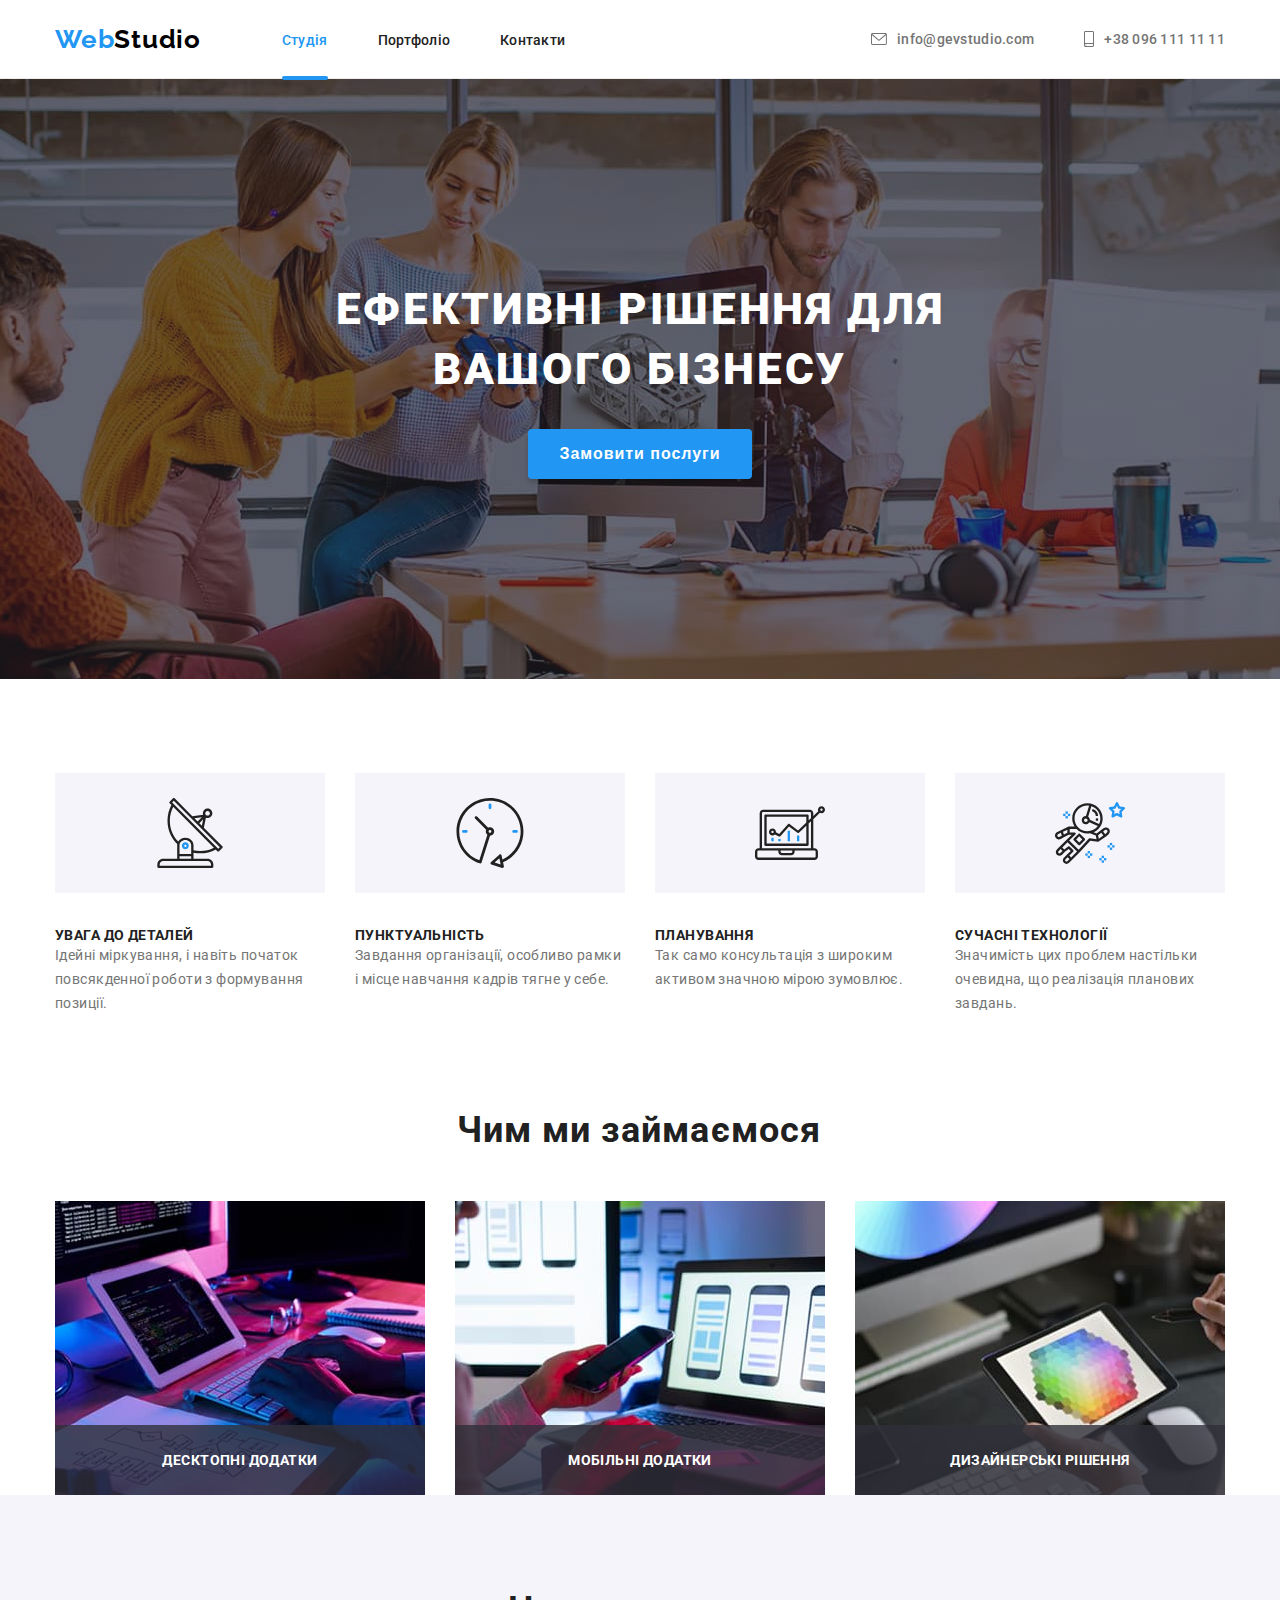
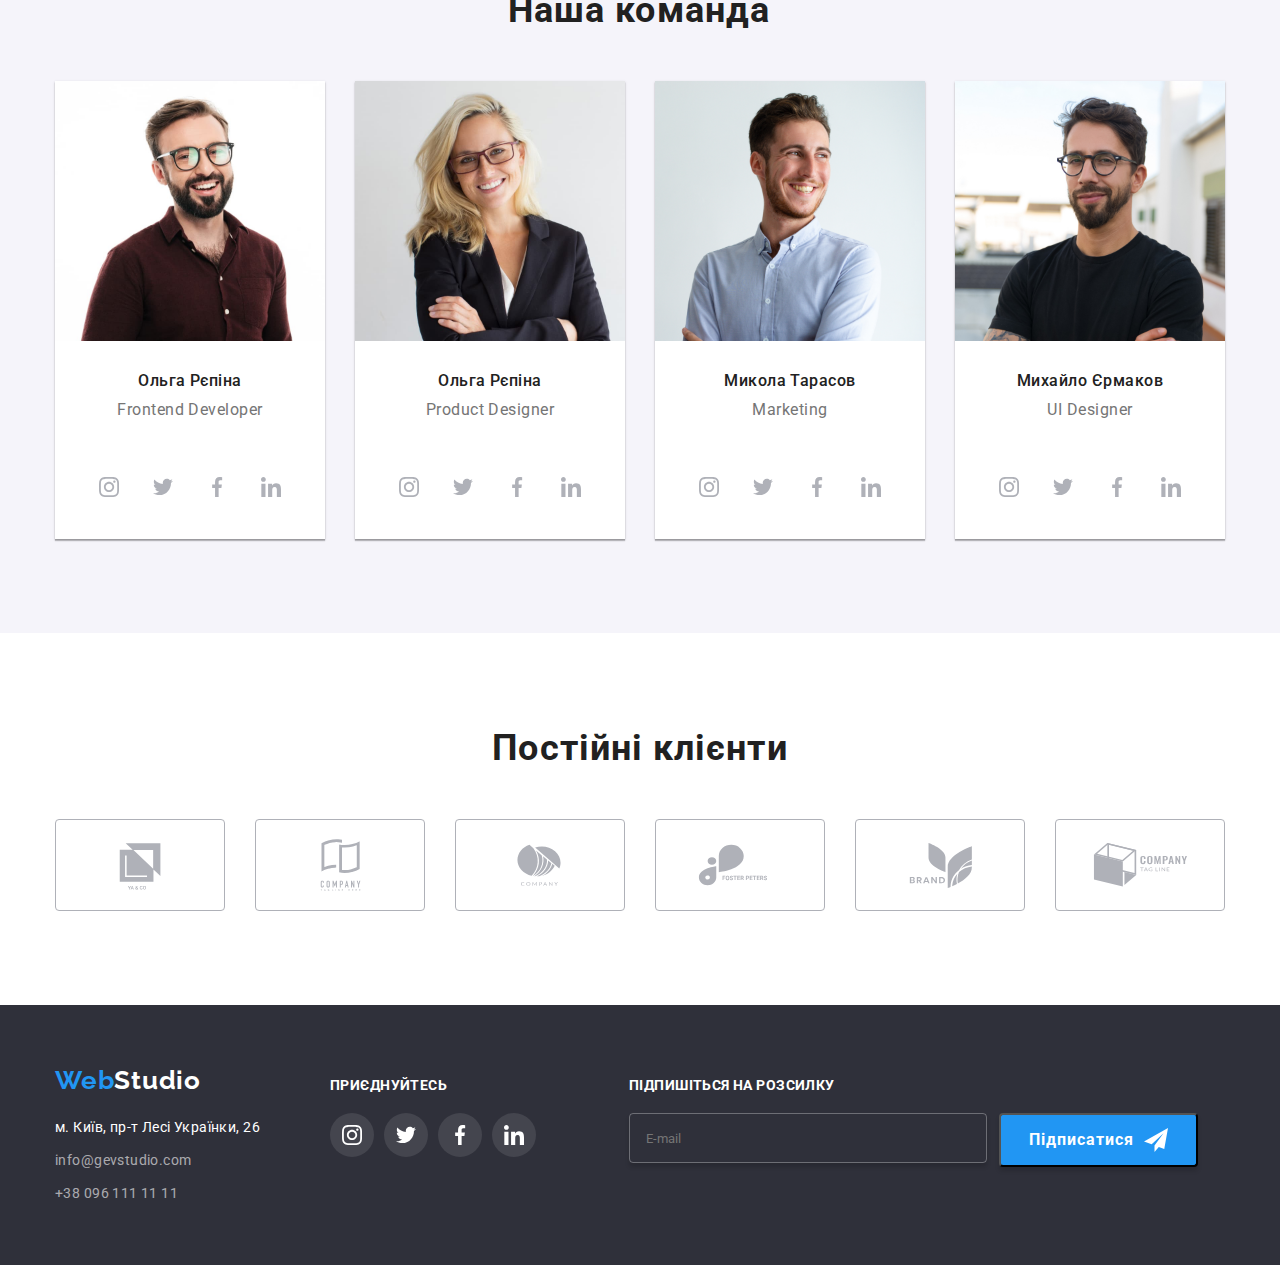
<file: index.html>
<!DOCTYPE html>
<html lang="en">
<head>
    <meta charset="UTF-8">
    <meta name="viewport" content="width=device-width, initial-scale=1.0">
    <link rel="preconnect" href="https://fonts.googleapis.com">
    <link rel="preconnect" href="https://fonts.gstatic.com" crossorigin>
    <link href="https://fonts.googleapis.com/css2?family=Raleway:wght@100..900&family=Roboto:wdth,wght@75..100,100..900&display=swap" rel="stylesheet">
    <link rel="stylesheet" href="normalise.css">
    <title>Document</title>
    <link rel="stylesheet" href="style.css">
</head>
<body>
    <header class="header">
        <div class="container header-div">
        <a href="#" class="logo"><span class="logo-web">Web</span><span class="logo-studio">Studio</span></a>
        <nav class="nav">
            <ul class="nav-ul">
                <li class="nav-li">
                    <a href="#" class="nav-page choosen">Студія</a>
                </li>
                <li class="nav-li">
                    <a href="second.html" class="nav-page">Портфоліо</a>
                </li>
                <li class="nav-li">
                    <a href="#" class="nav-page">Контакти</a>
                </li>
            </ul>
        </nav>
        <div class="div">
            
            <a href="mailto:info@gevstudio.com" class="div-contact">
                <svg class="header-email">
                    <use href="img/symbol-defs.svg#icon-email"></use>
                </svg>
                info@gevstudio.com
            </a>
            <a href="tel:+380961111111" class="div-contact">
                <svg class="header-phone">
                    <use href="img/symbol-defs.svg#icon-phone"></use>
                </svg>
                +38 096 111 11 11</a>
        </div></div>
    </header>
    <main>
        <section class="deicsion">
            <div class="container">
            <h1 class="decision-text">
                ЕФЕКТИВНІ РІШЕННЯ ДЛЯ ВАШОГО БІЗНЕСУ
            </h1>
            <button type="button" data-modal-open class="decision-button"><span class="decision-button-text">Замовити послуги</span></button>
            </div>
        </section>
        <section class="prefer container">
            <ul class="prefer-ul">
                <li class="prefer-li">
                    <svg class="prefer-svg">
                        <use href="img/symbol-defs.svg#icon-antenna"></use>
                    </svg>
                    <h5 class="prefer-title">
                        УВАГА ДО ДЕТАЛЕЙ
                    </h5>
                    <p class="prefer-text">
                        Ідейні міркування, і навіть початок повсякденної роботи з формування позиції.
                    </p>
                </li>
                <li class="prefer-li">
                    <svg class="prefer-svg">
                        <use href="img/symbol-defs.svg#icon-clock"></use>
                    </svg>
                    <h5 class="prefer-title">
                        ПУНКТУАЛЬНІСТЬ
                    </h5>
                    <p class="prefer-text">
                        Завдання організації, особливо рамки і місце навчання кадрів тягне у себе.
                    </p>
                </li>
                <li class="prefer-li">
                    <svg class="prefer-svg">
                        <use href="img/symbol-defs.svg#icon-diagram"></use>
                    </svg>
                    <h5 class="prefer-title">
                        ПЛАНУВАННЯ
                    
                    </h5>
                    <p class="prefer-text">
                        Так само консультація з широким активом значною мірою зумовлює.
                    </p>
                </li>
                <li class="prefer-li">
                    <svg class="prefer-svg">
                        <use href="img/symbol-defs.svg#icon-astronaut"></use>
                    </svg>
                    <h5 class="prefer-title">
                        СУЧАСНІ ТЕХНОЛОГІЇ
                    </h5>
                    <p class="prefer-text">
                        Значимість цих проблем настільки очевидна, що реалізація планових завдань.
                    </p>
                </li>
            </ul>
        </section>
        <section class="work container">
            <h2 class="work-title">Чим ми займаємося</h2>
            <ul class="work-ul">
                <li class="work-li">
                    <img src="img/computer.jpg" alt="box1" class="work-img">
                    <p class="work-li-text">
                        Десктопні додатки
                    </p>
                </li>
                <li class="work-li">
                    <img src="img/laptop.jpg" alt="box2" class="work-img">
                    <p class="work-li-text">
                        Мобільні додатки
                    </p>
                </li>
                <li class="work-li">
                    <img src="img/tablet.jpg" alt="box3" class="work-img">
                    <p class="work-li-text">
                        Дизайнерські рішення
                    </p>
                </li>
            </ul>
        </section>
        <section class = "team">
            
        <div class="container">
            <h3 class="team-title">Наша команда</h3>
            <ul class="team-ul">
                <li class = "team-li">
                    <img src="img/Igor.jpg" alt="Igor" class="team-image">
                    <p class="team-name">Ольга Рєпіна</p>
                    <p class="team-work">Frontend Developer</p>
                    <ul class="team-svg-ul">
                        <li class="team-svg-li">
                            <a href="https://www.instagram.com/" class="team-svg-a">
                                <svg class="team-svg">
                                    <use href="img/symbol-defs.svg#icon-instagram"></use>
                                </svg>
                            </a>
                        </li>
                        <li class="team-svg-li">
                            <a href="https://x.com/" class="team-svg-a">
                                <svg class="team-svg">
                                    <use href="img/symbol-defs.svg#icon-twitter"></use>
                                </svg>
                            </a>
                        </li>
                        <li class="team-svg-li">
                            <a href="https://www.facebook.com/" class="team-svg-a">
                                <svg class="team-svg">
                                    <use href="img/symbol-defs.svg#icon-facebook"></use>
                                </svg>
                            </a>
                        </li>
                        <li class="team-svg-li">
                            <a href="https://www.linkedin.com/login/ua" class="team-svg-a">
                                <svg class="team-svg">
                                    <use href="img/symbol-defs.svg#icon-in"></use>
                                </svg>
                            </a>
                        </li>
                    </ul>
                </li>
                <li class = "team-li">
                    <img src="img/Olga.jpg" alt="Olga" class="team-image">
                    <p class="team-name">Ольга Рєпіна</p>
                    <p class="team-work">Product Designer</p>
                    
                    <ul class="team-svg-ul">
                        <li class="team-svg-li">
                            <a href="https://www.instagram.com/" class="team-svg-a">
                                <svg class="team-svg">
                                    <use href="img/symbol-defs.svg#icon-instagram"></use>
                                </svg>
                            </a>
                        </li>
                        <li class="team-svg-li">
                            <a href="https://x.com/" class="team-svg-a">
                                <svg class="team-svg">
                                    <use href="img/symbol-defs.svg#icon-twitter"></use>
                                </svg>
                            </a>
                        </li>
                        <li class="team-svg-li">
                            <a href="https://www.facebook.com/" class="team-svg-a">
                                <svg class="team-svg">
                                    <use href="img/symbol-defs.svg#icon-facebook"></use>
                                </svg>
                            </a>
                        </li>
                        <li class="team-svg-li">
                            <a href="https://www.linkedin.com/login/ua" class="team-svg-a">
                                <svg class="team-svg">
                                    <use href="img/symbol-defs.svg#icon-in"></use>
                                </svg>
                            </a>
                        </li>
                    </ul>
                </li>
                <li class = "team-li">
                    <img src="img/Mukola.jpg" alt="Mukola" class="team-image">
                    <p class="team-name">Микола Тарасов</p>
                    <p class="team-work">Marketing</p>
                    <ul class="team-svg-ul">
                        <li class="team-svg-li">
                            <a href="https://www.instagram.com/" class="team-svg-a">
                                <svg class="team-svg">
                                    <use href="img/symbol-defs.svg#icon-instagram"></use>
                                </svg>
                            </a>
                        </li>
                        <li class="team-svg-li">
                            <a href="https://x.com/" class="team-svg-a">
                                <svg class="team-svg">
                                    <use href="img/symbol-defs.svg#icon-twitter"></use>
                                </svg>
                            </a>
                        </li>
                        <li class="team-svg-li">
                            <a href="https://www.facebook.com/" class="team-svg-a">
                                <svg class="team-svg">
                                    <use href="img/symbol-defs.svg#icon-facebook"></use>
                                </svg>
                            </a>
                        </li>
                        <li class="team-svg-li">
                            <a href="https://www.linkedin.com/login/ua" class="team-svg-a">
                                <svg class="team-svg">
                                    <use href="img/symbol-defs.svg#icon-in"></use>
                                </svg>
                            </a>
                        </li>
                    </ul>
                </li>
                <li class = "team-li">
                    <img src="img/Mychajlo.jpg" alt="Muchajlo" class="team-image">
                    <p class="team-name">Михайло Єрмаков</p>
                    <p class="team-work">UI Designer</p>
                    <ul class="team-svg-ul">
                        <li class="team-svg-li">
                            <a href="https://www.instagram.com/" class="team-svg-a">
                                <svg class="team-svg">
                                    <use href="img/symbol-defs.svg#icon-instagram"></use>
                                </svg>
                            </a>
                        </li>
                        <li class="team-svg-li">
                            <a href="https://x.com/" class="team-svg-a">
                                <svg class="team-svg">
                                    <use href="img/symbol-defs.svg#icon-twitter"></use>
                                </svg>
                            </a>
                        </li>
                        <li class="team-svg-li">
                            <a href="https://www.facebook.com/" class="team-svg-a">
                                <svg class="team-svg">
                                    <use href="img/symbol-defs.svg#icon-facebook"></use>
                                </svg>
                            </a>
                        </li>
                        <li class="team-svg-li">
                            <a href="https://www.linkedin.com/login/ua" class="team-svg-a">
                                <svg class="team-svg">
                                    <use href="img/symbol-defs.svg#icon-in"></use>
                                </svg>
                            </a>
                        </li>
                    </ul>
                </li>
            </ul>
             </div>
        </section>
        <section class="customers">
            <h2 class="customers-h2">Постійні клієнти</h2>
            <ul class="customers-ul">
                <li class="customers-li">
                    <a href="#" class="customers-a">
                        <svg class="customers-svg">
                            <use href="img/symbol-defs.svg#icon-mirror"></use>
                        </svg>
                    </a>
                </li>
                <li class="customers-li">
                    <a href="#" class="customers-a">
                        <svg class="customers-svg">
                            <use href="img/symbol-defs.svg#icon-pipers"></use>
                        </svg>
                    </a>
                </li>   
                <li class="customers-li">
                    <a href="#" class="customers-a">
                        <svg class="customers-svg">
                            <use href="img/symbol-defs.svg#icon-circles"></use>
                        </svg>
                    </a>
                </li>
                <li class="customers-li">
                    <a href="#" class="customers-a">
                        <svg class="customers-svg">
                            <use href="img/symbol-defs.svg#icon-figures"></use>
                        </svg>
                    </a>
                </li>
                <li class="customers-li">
                    <a href="#" class="customers-a">
                        <svg class="customers-svg">
                            <use href="img/symbol-defs.svg#icon-plants"></use>
                        </svg>
                    </a>
                </li>
                <li class="customers-li">
                    <a href="#" class="customers-a">
                        <svg class="customers-svg">
                            <use href="img/symbol-defs.svg#icon-square"></use>
                        </svg>
                    </a>
                </li>
            </ul>
        </section>
    </main>
    <footer class = "footer">
    <div class="footer-container container">
        <div>
            <a href="#" class="logo-footer"><span class="logo-web">Web</span><span class="logo-studio-footer">Studio</span></a>
            <div class="footer-div">
                <a href="https://maps.app.goo.gl/PnTwJDz9Kj1w9MbD7" target="_blank" class = "footer-location">м. Київ, пр-т Лесі Українки, 26</a>
                <a href="mailto:info@gevstudio.com" class="footer-contact">info@gevstudio.com</a>
                <a href="tel:+380961111111" class="footer-contact">+38 096 111 11 11</a>
            </div>
        </div>
        <div class="footer-sites">
            <h2 class="footer-sites-h2">приєднуйтесь</h2>
            <ul class="footer-sites-ul">
                <li class="footer-sites-li">
                    <a href="#" class="footer-sites-a">
                        <svg class="footer-sites-svg">
                            <use href="img/symbol-defs.svg#icon-instagram"></use>
                        </svg>
                    </a>
                </li>
                <li class="footer-sites-li">
                    <a href="#" class="footer-sites-a">
                        <svg class="footer-sites-svg">
                            <use href="img/symbol-defs.svg#icon-twitter"></use>
                        </svg>
                    </a>
                </li>
                <li class="footer-sites-li">
                    <a href="#" class="footer-sites-a">
                        <svg class="footer-sites-svg">
                            <use href="img/symbol-defs.svg#icon-facebook"></use>
                        </svg>
                    </a>
                </li>
                <li class="footer-sites-li">
                    <a href="#" class="footer-sites-a">
                        <svg class="footer-sites-svg">
                            <use href="img/symbol-defs.svg#icon-in"></use>
                        </svg>
                    </a>
                </li>
            </ul>
        </div>
        <div class="footer-telegram">
            <p class="footer-telegram-p">
                Підпишіться на розсилку
            </p>
            <form action="" class="footer-telegram-form">
                <input type="text" placeholder="E-mail" class="footer-telegram-input">
                <button class="footer-telegram-btn">                                        
                    Підписатися
                    <svg class="footer-telegram-svg">
                        <use href="img/symbol-defs.svg#icon-telegram"></use>
                    </svg>
                </button>
            </form>
        </div>
    </div>
    </footer>
    <div data-modal class="background is-hidden">
        <div class="modalca">
            <p class="form-text">
                Залиште свої дані, ми вам передзвонимо
            </p>
            <form action="" class="form">
                <label class="form-label">
                    Ім'я
                    <input type="text"/>
                    <svg class="modalca-svg">
                        <use href="img/symbol-defs.svg#icon-person"></use>
                    </svg>
                </label>
                <label class="form-label">
                    Телефон
                    <input type="text"/>
                    <svg class="modalca-svg">
                        <use href="img/symbol-defs.svg#icon-phoneblack"></use>
                    </svg>
                </label>
                <label class="form-label">
                    Пошта
                    <input type="text"/>
                    <svg class="modalca-svg">
                        <use href="img/symbol-defs.svg#icon-emailblack"></use>
                    </svg>
                </label>
                <label class="form-label">
                    Коментар
                    <textarea name="" placeholder="Введіть текст" id=""></textarea>
                </label>
                <div class="form-div">
                    <input type="checkbox" value="" class="form-checkbox">
                    <label class="form-checkbox-text">Погоджуюся з розсилкою та приймаю <a href="#">Умови договору</a></label>
                </div>
                <div class="form-brn-div">
                    <button class="form-brn">Відправити</button>
                </div>
            </form>
            <div data-modal-close class="modalca-svg-close">
                <svg>
                    <use href="img/symbol-defs.svg#icon-close"></use>
                </svg>
            </div>
        </div>
    </div>
    <script src="js/modal.js"></script>
</body>
</html>
</file>
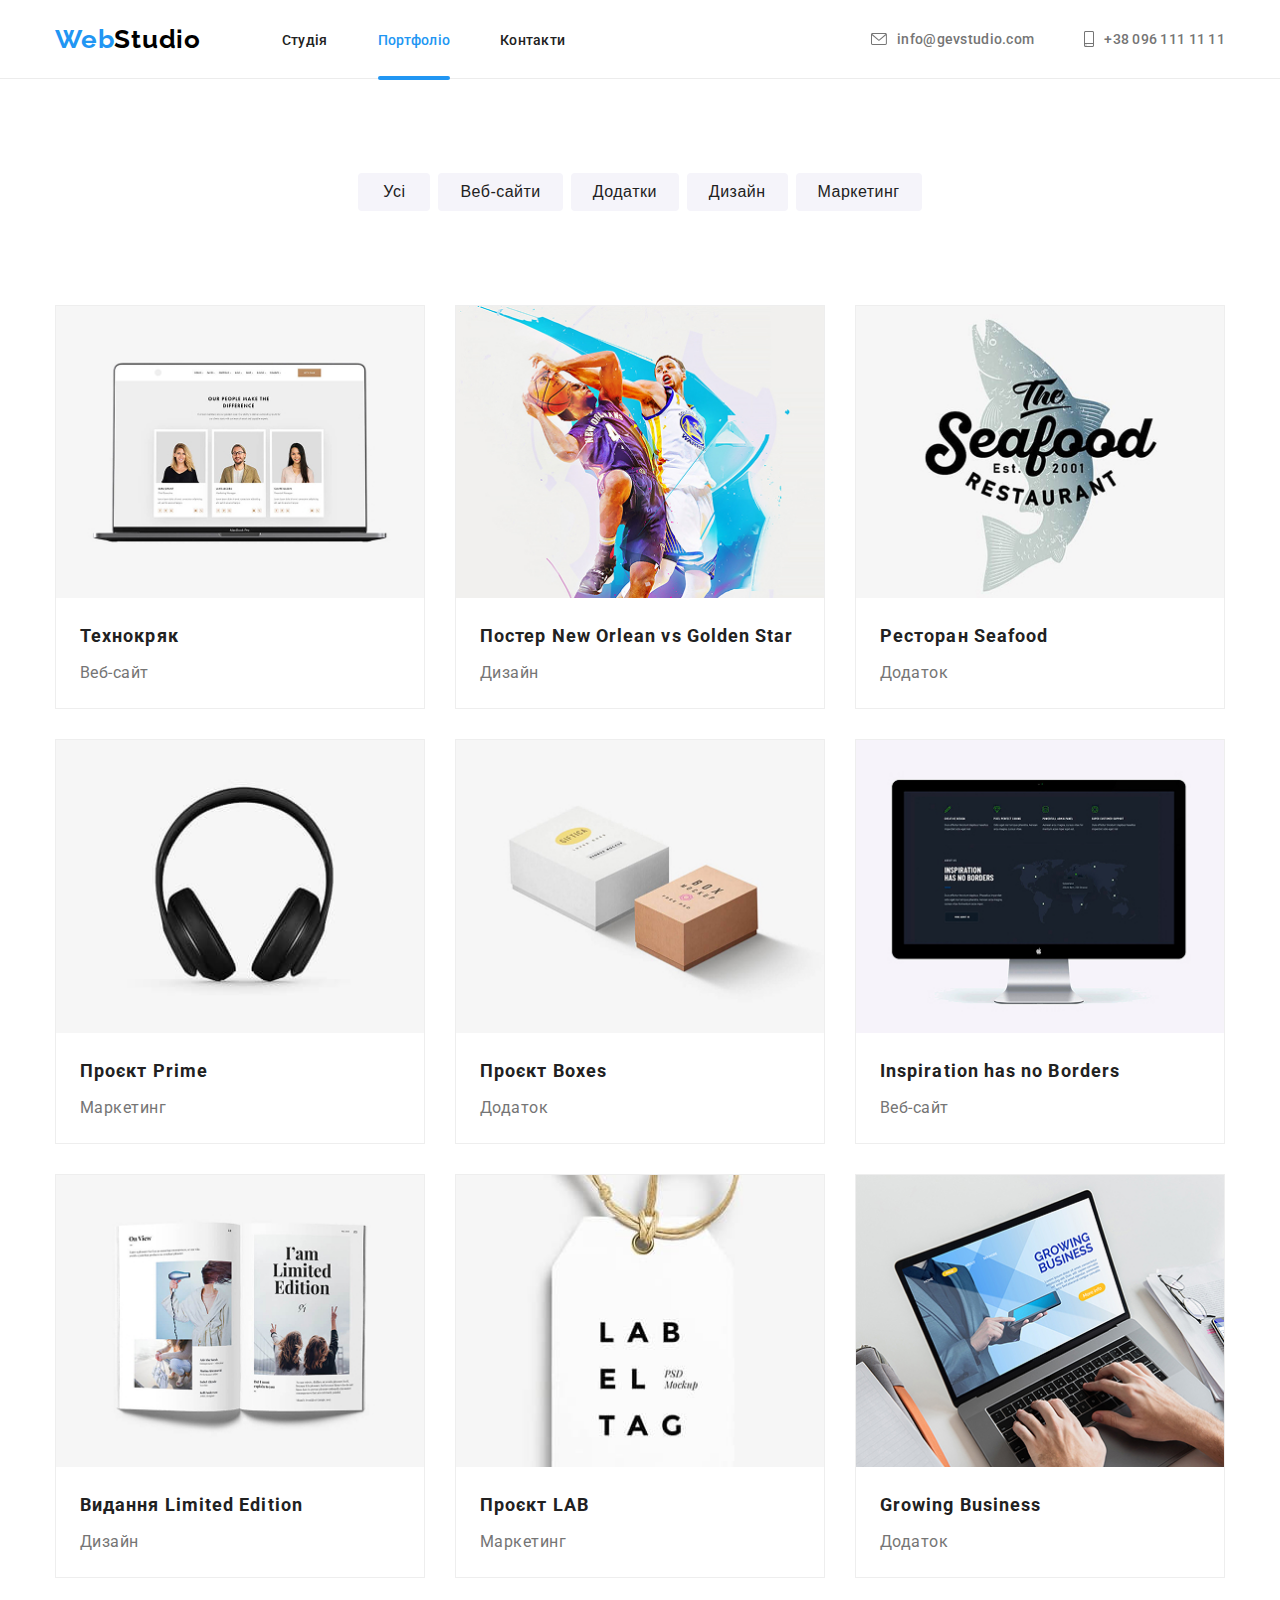
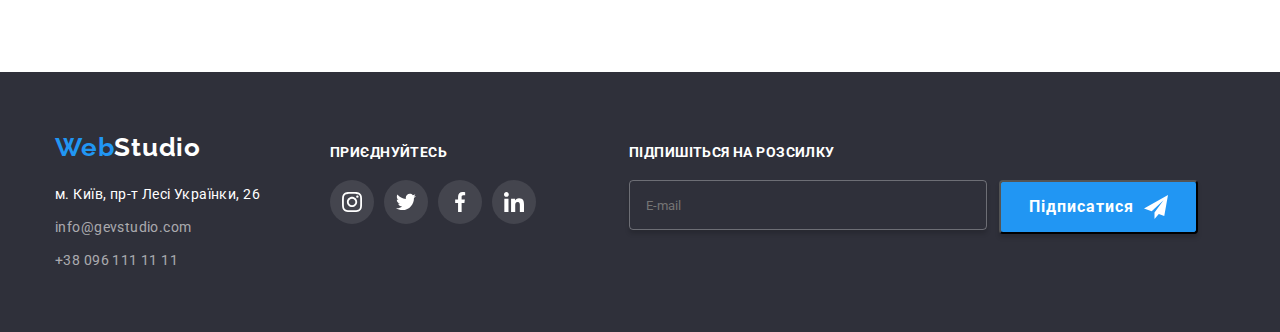
<file: second.html>
<!DOCTYPE html>
<html lang="en">
<head>
    <meta charset="UTF-8">
    <meta name="viewport" content="width=device-width, initial-scale=1.0">
    <link rel="preconnect" href="https://fonts.googleapis.com">
    <link rel="preconnect" href="https://fonts.gstatic.com" crossorigin>
    <link href="https://fonts.googleapis.com/css2?family=Raleway:wght@100..900&family=Roboto:wdth,wght@75..100,100..900&display=swap" rel="stylesheet">
    <link rel="stylesheet" href="normalise.css">
    <title>Document</title>
    <link rel="stylesheet" href="style.css">
</head>
<body>
    <header class="header">
        <div class="container header-div">
        <a href="index.html" class="logo"><span class="logo-web">Web</span><span class="logo-studio">Studio</span></a>
        <nav class="nav">
            <ul class="nav-ul">
                <li class="nav-li">
                    <a href="index.html" class="nav-page">Студія</a>
                </li>
                <li class="nav-li">
                    <a href="" class="nav-page choosen">Портфоліо</a>
                </li>
                <li class="nav-li">
                    <a href="#" class="nav-page">Контакти</a>
                </li>
            </ul>
            
        </nav>
        <div class="div">
            
            <a href="mailto:info@gevstudio.com" class="div-contact">
                <svg class="header-email">
                    <use href="img/symbol-defs.svg#icon-email"></use>
                </svg>
                info@gevstudio.com
            </a>
            <a href="tel:+380961111111" class="div-contact">
                <svg class="header-phone">
                    <use href="img/symbol-defs.svg#icon-phone"></use>
                </svg>
                +38 096 111 11 11</a>
        </div></div>
    </header>
    <main>
        <section class="portfolio container">
        <ul class="portfolio-ulbuttons">
            <li class="portfolio-libuttons">
                <button class="portfolio-button all">Усі</button>
            </li>
            <li class="portfolio-libuttons">
                <button class="portfolio-button web-site">Веб-сайти</button>
            </li>
            <li class="portfolio-libuttons">
                <button class="portfolio-button dodact">Додатки</button>
            </li>
            <li class="portfolio-libuttons">
                <button class="portfolio-button disagn">Дизайн</button>
            </li>
            
            <li class="portfolio-libuttons">
                <button class="portfolio-button market">Маркетинг</button>
            </li>
        </ul>
        <ul class="portfolio-portfolio">
            <li>
                <div class="portfolio-div">
                    <img src="img/laptopScreen.jpg" alt="1" class="portfolio-image">
                    <p class="portfolio-div-p">
                        Ресурс пропонує комплексні пропозиції з різним рівнем функціоналу та сервісів. Все це дозволить відвідувачу отримати вичерпні відомості про компанію чи приватну особу.
                    </p>
                </div>
                <h3 class="portfolio-title">
                    Технокряк
                </h3>
                <p class="portfolio-text">
                    Веб-сайт
                </p>
            </li>
            <li>
                <img src="img/basketball.jpg" alt="2" class="portfolio-image">
                <h3 class="portfolio-title">
                    Постер New Orlean vs Golden Star
                </h3>
                <p class="portfolio-text">
                    Дизайн
                </p>
            </li>
            <li>
                <img src="img/fish.jpg" alt="3" class="portfolio-image">
                <h3 class="portfolio-title">
                    Ресторан Seafood
                </h3>
                <p class="portfolio-text">
                    Додаток
                </p>
            </li>
            <li>
                <img src="img/headphone.jpg" alt="4" class="portfolio-image">
                <h3 class="portfolio-title">
                    Проєкт Prime
                </h3>
                <p class="portfolio-text">
                    Маркетинг
                </p>
            </li>
            <li>
                <img src="img/brick.jpg" alt="5" class="portfolio-image">
                <h3 class="portfolio-title">
                    Проєкт Boxes
                </h3>
                <p class="portfolio-text">
                    Додаток
                </p>
            </li>
            <li>
                <img src="img/explorer.jpg" alt="6" class="portfolio-image">
                <h3 class="portfolio-title">
                    Inspiration has no Borders
                </h3>
                <p class="portfolio-text">
                    Веб-сайт
                </p>
            </li>
            <li>
                <img src="img/book.jpg" alt="7" class="portfolio-image">
                <h3 class="portfolio-title">
                    Видання Limited Edition
                </h3>
                <p class="portfolio-text">
                    Дизайн
                </p>
            </li>
            <li>
                <img src="img/counter.jpg" alt="8" class="portfolio-image">
                <h3 class="portfolio-title">
                    Проєкт LAB
                </h3>
                <p class="portfolio-text">
                    Маркетинг
                </p>
            </li>
            <li>
                <img src="img/laptopPortfolio.jpg" alt="9" class="portfolio-image">
                <h3 class="portfolio-title">
                    Growing Business
                </h3>
                <p class="portfolio-text">
                    Додаток
                </p>
            </li>
        </ul>
        </section>
    </main>
    <footer class = "footer">
    <div class="footer-container container">
        <div>
            <a href="#" class="logo-footer"><span class="logo-web">Web</span><span class="logo-studio-footer">Studio</span></a>
            <div class="footer-div">
                <a href="https://maps.app.goo.gl/PnTwJDz9Kj1w9MbD7" target="_blank" class = "footer-location">м. Київ, пр-т Лесі Українки, 26</a>
                <a href="mailto:info@gevstudio.com" class="footer-contact">info@gevstudio.com</a>
                <a href="tel:+380961111111" class="footer-contact">+38 096 111 11 11</a>
            </div>
        </div>
        <div class="footer-sites">
            <h2 class="footer-sites-h2">приєднуйтесь</h2>
            <ul class="footer-sites-ul">
                <li class="footer-sites-li">
                    <a href="#" class="footer-sites-a">
                        <svg class="footer-sites-svg">
                            <use href="img/symbol-defs.svg#icon-instagram"></use>
                        </svg>
                    </a>
                </li>
                <li class="footer-sites-li">
                    <a href="#" class="footer-sites-a">
                        <svg class="footer-sites-svg">
                            <use href="img/symbol-defs.svg#icon-twitter"></use>
                        </svg>
                    </a>
                </li>
                <li class="footer-sites-li">
                    <a href="#" class="footer-sites-a">
                        <svg class="footer-sites-svg">
                            <use href="img/symbol-defs.svg#icon-facebook"></use>
                        </svg>
                    </a>
                </li>
                <li class="footer-sites-li">
                    <a href="#" class="footer-sites-a">
                        <svg class="footer-sites-svg">
                            <use href="img/symbol-defs.svg#icon-in"></use>
                        </svg>
                    </a>
                </li>
            </ul>
        </div>
        <div class="footer-telegram">
            <p class="footer-telegram-p">
                Підпишіться на розсилку
            </p>
            <form action="" class="footer-telegram-form">
                <input type="text" placeholder="E-mail" class="footer-telegram-input">
                <button class="footer-telegram-btn">                                        
                    Підписатися
                    <svg class="footer-telegram-svg">
                        <use href="img/symbol-defs.svg#icon-telegram"></use>
                    </svg>
                </button>
            </form>
        </div>
    </div>
    </footer>
</body>
</html>
</file>
<file: normalise.css>
html,
body,
p,
ol,
ul,
li,
hr,
h1,
h2,
h3,
h4,
h5,
h6 {
  margin: 0;
  padding: 0;
}

ul {
  list-style: none;
}

button,
input,
select {
  margin: 0;
}

*,
*::before,
*::after {
  box-sizing: border-box;
}

img,
video {
  display: block;
  height: auto;
  max-width: 100%;
}

iframe {
  border: 0;
}

table {
  border-collapse: collapse;
  border-spacing: 0;
}

td,
th {
  padding: 0;
}

a {
  text-decoration: none;
  color: currentColor;
}

body {
  font-family: "Jost";
}
</file>
<file: style.css>
:root
{
    --button-text: #2196f3;
    --header-fotter: #2f303a;
    --ourteam: #f5f4fa;
    --portfolio: #EEEEEE;
    --h1text: #FFFFFF;
    --add-information: #757575;
    --standart-text: #212121;
    --line: #ECECEC;
    --logoblack: #000;
}
.studia-name{
    color: var(--button-text);
} 
*,
*::after,
*::before{
    box-sizing: border-box;
}
a{
    text-decoration: none;
    color: currentColor;
}
ul{
    list-style: none;
    padding: 0;
    margin: 0;
}
body{
    font-family: Roboto;
}
 
.container{
    width: 1200px;
    margin: 0 auto;
    padding: 0 15px ;
}
.logo{
    display: flex;
}
.header{
    padding-top: 24px;
    padding-bottom: 24px;
    border-bottom: 1px solid var(--line);
    
}
.header-div{
    display: flex;
    justify-content: space-between;
    align-items: center;
}
.logo-web{
    color: var(--button-text);
    font-family: Raleway;
    font-size: 26px;
    font-weight: 700;
    line-height: normal;
    letter-spacing: 0.78px;
    display: flex;
}
.logo-studio{
    color: var(--logoblack);
    font-family: Raleway;
    font-size: 26px;
    font-weight: 700;
    line-height: normal;
    letter-spacing: 0.78px;
}
.nav-page{
    color: var(--standart-text);
    font-size: 14px;
    font-weight: 500;
    line-height: normal;
    letter-spacing: 0.28px;
}
.nav-page:hover{
    color: var(--button-text);
    font-size: 14px;
    font-weight: 500;
    line-height: normal;
    letter-spacing: 0.28px;
}
.div-contact{
    color: var(--add-information);
    font-size: 14px;
    font-weight: 500;
    line-height: normal;
    letter-spacing: 0.28px;
    display: flex;
}
.div-contact:hover{
    color: var(--button-text);
    font-family: Roboto;
    font-size: 14px;
    font-style: normal;
    font-weight: 500;
    line-height: normal;
    letter-spacing: 0.28px;
}
.deicsion{
    background-color: var(--header-fotter);
    padding-bottom: 200px;
}
.nav{
    display: flex;
    margin-right: 225px;
}
.nav-ul{
    display: flex;
    column-gap: 50px;
}
.div{
    display: flex;
    column-gap: 50px;
}/*
.studia{
    color: var(--button-text);
}
.portfolio{
    color: var(--button-text);
}*/
.deicsion{
    background-image: 
    linear-gradient(#2F303A66,#2F303A66), 
    url(img/hat.jpg);
    background-repeat: no-repeat;
    background-position: center;
}
.decision-text{
    color: var(--h1text);
    padding: 200px 0 30px 0;
    font-size: 44px;
    font-weight: 900;
    line-height: 1.36364;
    letter-spacing: 2.64px;
    text-transform: uppercase;
    margin:0 auto 0 auto;
    text-align: center;
    width: 696px;
}
.decision-button{
    border-radius: 4px;
    background: #2196F3;
    box-shadow: 0px 4px 4px 0px rgba(0, 0, 0, 0.15);
    color: var(--h1text);
    font-size: 16px;
    font-weight: 700;
    line-height: 1.875;
    letter-spacing: 0.96px;
    padding: 10px 32px;
    margin:0 auto 0 auto;
    display: flex;
    justify-content: center;
    align-items: center;
    border: none;
}
.decision-button-text{
    text-align: center;
}
.prefer-ul{
    display: flex;
    padding: 94px 0;
    column-gap:30px;
    justify-content: center;
}
.prefer-title{
    color: var(--standart-text);
    font-size: 14px;
    font-weight: 700;
    line-height: normal;
    letter-spacing: 0.42px;
    text-transform: uppercase;
    margin: 0 0 0 0;
}
.prefer-text{
    color: var(--add-information);
    font-size: 14px;
    font-weight: 400;
    line-height: 1.71429;
    letter-spacing: 0.42px;
}

.work-title,.team-title{
    color: var(--standart-text);
    text-align: center;
    font-size: 36px;
    font-weight: 700;
    line-height: normal;
    letter-spacing: 1.08px;
}
.work-title{
    display: flex;
    margin: 0 auto;
    width: 366.8px;
    padding-bottom: 50px;
}
.team{
    background-color: var(--ourteam);
}
.team-title{
    display: flex;
    padding-left: 453px;
    margin: 0 0 0 0;
    padding-bottom: 50px;
    padding-top: 94px;
}
.team-li{
    box-shadow: 0px 1px 3px 0px rgba(0, 0, 0, 0.12), 0px 1px 1px 0px rgba(0, 0, 0, 0.14), 0px 2px 1px 0px rgba(0, 0, 0, 0.20);
}
.work-ul{
    display: flex;
    justify-content: space-between;
}
.work-img{
    display: block;
    height: auto;
    max-width: 100%;
}
.team-name{
    color: var(--standart-text);
    text-align: center;
    font-size: 16px;
    font-weight: 500;
    line-height: normal;    
    letter-spacing: 0.48px; 
}
.team-work{
    color: var(--add-information);
    text-align: center;
    font-size: 16px;
    font-weight: 400;
    line-height: normal;
    letter-spacing: 0.48px;
}
.team-ul{
    display: flex;
    justify-content: space-between;
    padding-bottom: 94px;
    column-gap: 30px;
}
.team-li{
    background-color: var(--h1text);
}
.team-image{
    padding-bottom: 30px;
}
.team-name{
    padding-bottom: 10px;
}
.team-work{
    padding-bottom: 30px;
}
footer{
    background-color: var(--header-fotter);
}
.logo-footer{
    display: flex;
    padding: 60px 0 20px;
}
.footer-contact{
    color: rgba(255, 255, 255, 0.60);
    font-size: 14px;
    font-style: normal;
    font-weight: 400;
    line-height: 1.71429;
    letter-spacing: 0.42px;
}
.logo-studio-footer{
    color: var(--h1text);
    font-family: Raleway;
    font-size: 26px;
    font-weight: 700;
    line-height: normal;
    letter-spacing: 0.78px;
}
.footer-location{
    color: var(--h1text);
    font-size: 14px;
    font-weight: 400;
    line-height: 1.71429; 
    letter-spacing: 0.42px;
}
.footer-div{
    display: flex;
    padding-bottom: 60px;
    flex-direction: column;
    row-gap: 9px;
}
.portfolio-button{
    border-radius: 4px;
    background: var(--ourteam); 
    color: var(--standart-text);
    text-align: center;
    font-size: 16px;
    font-weight: 500;
    line-height: 1.625; /* 162.5% */
    letter-spacing: 0.48px;   
    padding: 6px 22px;
    border: none;
    flex-shrink: 0;
}
.portfolio-button:hover{
    border-radius: 4px;
    background: var(--button-text);
    color: var(--h1text);
    text-align: center;
    font-size: 16px;
    font-weight: 500;
    line-height: 1.625; /* % */
    letter-spacing: 0.48px;
    /* shadow-middle */
    box-shadow: 0px 3px 1px 0px rgba(0, 0, 0, 0.10), 0px 1px 2px 0px rgba(0, 0, 0, 0.08), 0px 2px 2px 0px rgba(0, 0, 0, 0.12);  
}
.portfolio-title{
    color: var(--standart-text);
    font-size: 18px;
    font-weight: 700;
    line-height: 2; /* 200% */
    letter-spacing: 1.08px;
}
.portfolio-text{
    color: var(--add-information);
    font-size: 16px;
    font-weight: 400;
    line-height: 1.875; /* 187.5% */
    letter-spacing: 0.48px;
}
.portfolio-ulbuttons{
    display: flex;
    column-gap: 8px;
    margin: 0 auto;
    justify-content: center;
    width: auto;
    padding: 94px 0;
    white-space: nowrap;
}
.all{
    padding: 6px 25px;
}
.portfolio-portfolio{
    display: flex;
    margin: 0 auto;
    flex-wrap: wrap;
    gap: 30px;
    
    padding-bottom: 94px;
}
.portfolio-portfolio>li{
    border: 1px solid var(--portfolio);
    background: var(--h1text);
    flex-basis: calc((100% - 30px*2) / 3);
}
.portfolio-portfolio>li:hover{
    box-shadow: 0px 1px 1px 0px rgba(0, 0, 0, 0.12), 0px 4px 4px 0px rgba(0, 0, 0, 0.06), 1px 4px 6px 0px rgba(0, 0, 0, 0.16);
}
.portfolio-portfolio>li>h3{
    padding: 20px 0px 4px 24px;
}
.portfolio-portfolio>li>p{
    padding: 0 0 20px 24px;
}





.header-email{
    width: 16px;
    height: 12px;
    fill: #757575;
    display: flex;
    align-items: center;
}
.header-phone{
    width: 10px;
    height: 16px;
    fill: #757575;
    display: flex;
    align-items: center;
}
.div-contact{
    align-items: center;
    gap: 10px;
}
.div-contact:hover svg{
    fill: var(--button-text);
}
.prefer-svg{
    width: 270px;
    height: 120px;
    padding: 25px 100px;
    margin-bottom: 30px;
    background-color: var(--ourteam);
}

.team-svg-ul{
    display: flex;
    align-items: center;
    justify-content: space-between;
    margin: 16px 32px 30px;
    gap: 10px;
}
.team-svg{
    padding: 12px;
    width: 44px;
    height: 44px;
    fill: #AFB1B8;
}
.team-svg-a{
    border-radius: 100%;
    display: block;
    width: 44px;
    height: 44px;
}
.team-svg-a:hover{
    background-color: var(--button-text);
    border-radius: 100%;
    display: block;
    width: 44px;
    height: 44px;
}
.team-svg-a:hover svg{
    fill: var(--h1text);
}

.customers{
    display: flex;
    align-items: center;
    flex-direction: column;
    padding: 94px 0;
}

.customers-h2{
    color: var(--standart-text);
    font-size: 36px;
    font-weight: 700;
    letter-spacing: 1.08px;
}
.customers-ul{
    display: flex;
    gap: 30px;
    margin-top: 50px;
}
.customers-a{
    padding: 16px 32px;
    border-radius: 4px;
    border: 1px solid #AFB1B8;
    display: block;
    width: 170px;
    height: 92px;
}
.customers-svg{
    width: 106px;
    height: 60px;
    fill: #AFB1B8;
}
.customers-a:hover{
border: 1px solid var(--button-text);
}
.customers-a:hover .customers-svg{
    fill: var(--button-text);
}

.footer-sites-h2{
    color: var(--h1text);
    font-size: 14px;
    font-weight: 700;
    letter-spacing: 0.42px;
    text-transform: uppercase;
    padding-top: 72px;
    padding-bottom: 20px;
}
.footer-sites-ul{
    display: flex;
    gap: 10px;
}
.footer-sites-a{
    padding: 12px;
    border-radius: 4px;
    display: block;
    width: 44px;
    height: 44px;
    flex-shrink: 0;
    background-color: rgba(255, 255, 255, 0.10);
    border-radius: 100%;
}
.footer-sites-svg{
    fill: var(--h1text);
    width: 20px;
    height: 20px;
}
.footer-sites-a:hover{
    background-color: var(--button-text);
}
.footer-container{
    display: flex;
    gap: 70px;
}

.work-li{
    position: relative;
}
.work-li-text{
    display: block;
    text-align: center;
    width: 100%;
    padding: 27px 0;
    position: absolute;

    color: var(--h1text);
    font-size: 14px;
    font-weight: 700;
    letter-spacing: 0.42px;
    text-transform: uppercase;

    background: rgba(47, 48, 58, 0.80);

    bottom: 0;
}

.background{
    position: fixed;
    top: 0;
    height: 0;
    width: 100vw;
    height: 100vh;
    background: rgba(0, 0, 0, 0.20);
}
.modalca{
    position: absolute;
    width: 528px;
    height: 581px;
    border-radius: 4px;
    background: #FFF;
    box-shadow: 0 1px 3px 0 rgba(0, 0, 0, 0.12), 0 1px 1px 0 rgba(0, 0, 0, 0.14), 0 2px 1px 0 rgba(0, 0, 0, 0.20);
    top: 50%;
    left: 50%;
    transform: translate(-50%,-50%);
}
.modalca input{
    width: 448px;
    height: 40px;
    padding-left: 40px;
    margin-top: 4px;
    
    border-radius: 4px;
    border: 1px solid rgba(33, 33, 33, 0.20);
}
.form-label{
    display: flex;
    flex-direction: column;
    padding: 0 39px 0 41px;
}
.form-div{
    display: flex;
    align-items: center;
    gap: 8.38px;
    justify-content: center;
    margin-top: 10px;
}
.form-text{
    color: #212121;
    text-align: center;
    font-family: Roboto;
    font-size: 20px;
    font-style: normal;
    font-weight: 700;
    line-height: normal;
    letter-spacing: 0.6px;text-align: center;
    margin-top: 40px;
    margin-bottom: 12px;
}
.form{
    display: flex;
    flex-direction: column;
    gap: 10px;
}
.form-checkbox[type="checkbox"]{
    width: 16px;
    height: 15px;
    margin-top: 0;
}
.form-checkbox-text{
    color: var(--add-information);
    font-size: 14px;
    font-weight: 400;
    line-height: 1.71;
    letter-spacing: 0.42px;
}
.form-checkbox-text a{
    color: var(--button-text);
    text-decoration-line: underline;
    text-decoration-style: solid;
    text-decoration-skip-ink: none;
    text-decoration-thickness: auto;
    text-underline-offset: auto;
    text-underline-position: from-font;
    cursor: pointer;
}
.form-brn{
    border-radius: 4px;
    background: var(--button-text);
    box-shadow: 0 4px 4px 0 rgba(0, 0, 0, 0.15);
    color: var(--h1text);
    text-align: center;
    font-family: Roboto;
    font-size: 16px;
    font-weight: 700;
    line-height: 1.87;
    letter-spacing: 0.96px;
    padding: 10px 52px;
    border: none;
    margin-top: 20px;
}
.form-brn-div{
    display: flex;
    justify-content: center;
    ;
}
.form-label textarea{
    width: 448px;
    height: 120px;
    padding: 12px 16px;
    margin-top: 4px;
    font-family: Roboto;
    border-radius: 4px;
    border: 1px solid rgba(33, 33, 33, 0.20);
}
.form>label{
    color: var(--add-information);
    font-size: 12px;
    font-weight: 400;
    letter-spacing: 0.12px;
    position: relative;
}
.modalca-svg{
    width: 18px;
    height: 18px;
    position: absolute;
    top: 29px;
    left: 55px;
}
.form-label input:hover{
    border: 1px solid var(--button-text);
}
.form-label input:hover+svg{
    fill: var(--button-text);
}
.form-label input:focus {
    
  outline: none; 
    border: 1px solid var(--button-text);
}
.form-label input:focus+svg{
    fill: var(--button-text);
}

.form-label textarea:focus{
    
  outline: none; 
    border: 1px solid var(--button-text);
}
.form-label textarea:hover{
    
    border: 1px solid var(--button-text);
}
.modalca-svg-close{
    position: absolute;
    width: 30px;
    height: 30px;
    top: 8px;
    right: 8px;
    border-radius: 100%;
    border: 1px solid rgba(0, 0, 0, 0.10);
    display: flex;
    align-items: center;
    justify-content: center;
    cursor: pointer;
}
.modalca-svg-close svg{
    width: 25px;
    height: 25px;
}
.modalca-svg-close:hover svg{
    fill: var(--button-text);
}
.is-hidden{
    visibility: hidden;
}
.no-scroll{
    overflow: hidden;
}
.footer-telegram-p{
    color: var(--h1text);
    font-size: 14px;
    font-weight: 700;
    letter-spacing: 0.42px;
    text-transform: uppercase;

    margin-bottom: 20px;
}
.footer-telegram-btn{
    border-radius: 4px;
    background: #2196F3;
    box-shadow: 0 4px 4px 0 rgba(0, 0, 0, 0.15);

    color:var(--h1text);
    font-family: Roboto;
    font-size: 16px;
    font-weight: 700;
    line-height: 1.87;
    letter-spacing: 0.96px;
    display: flex;
    justify-content: center;
    align-items: center;
    gap: 10px;
    padding: 10px 28px;
}
.footer-telegram-input{
    width: 358px;
    height: 50px;

    border-radius: 4px;
    border: 1px solid rgba(255, 255, 255, 0.30);
    background: rgba(33, 150, 243, 0.00);
    box-shadow: 0 4px 4px 0 rgba(0, 0, 0, 0.15);

    font-family: Roboto;

    padding-left: 16px;

    color: #FFF;


}
.footer-telegram{
    margin-top: 72px;
    margin-left: 23px;
}
.footer-telegram-form{
    display: flex;
    gap: 12px;
}
.footer-telegram-svg{
    width: 24px;
    height: 24px;
}
textarea{
  resize: none;
}
.choosen{
    position: relative;
    color: var(--button-text);
}
.choosen::after{
    content: "";
    display: block;
    width: 100%;
    border-radius: 2px;
    background: var(--button-text);
    height: 4px;
    position: absolute;
    top: 44px;
}
.portfolio-div{
    position: relative;
    
    overflow: hidden;
}
.portfolio-div-p{
    top: 0;
    position: absolute;
    width: 100%;
    height: 100%;
    transform: translatey(100%);
    transition: transform 250ms ease-in-out;


    color: #FFF;
    font-size: 18px;
    font-weight: 400;
    line-height: 1.555;
    letter-spacing: 0.54px;
    display: flex;
    justify-content: center;
    align-items: center;
    padding: 0 24px;

    background: rgba(33, 150, 243, 0.90);
}
.portfolio-div:hover .portfolio-div-p {
    
  transform: translatey(0);
}
</file>
